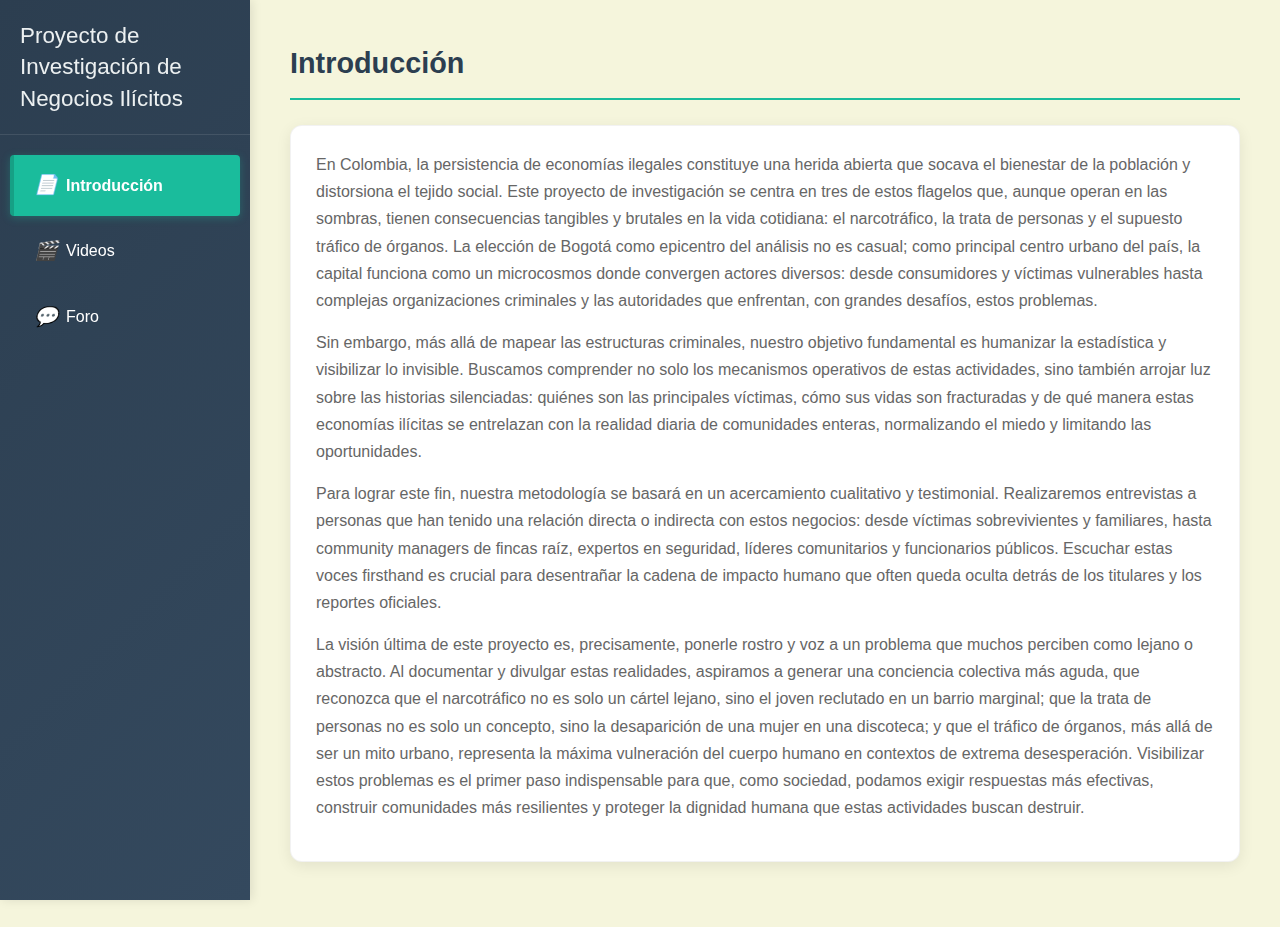
<file: index.html>
<!DOCTYPE html>
<html lang="es">
<head>
    <meta charset="UTF-8">
    <meta name="viewport" content="width=device-width, initial-scale=1.0">
    <title>Proyecto de Investigación de Negocios Ilícitos</title>
    <style>
        /* Reset y configuración general */
        * {
            margin: 0;
            padding: 0;
            box-sizing: border-box;
            font-family: 'Segoe UI', Tahoma, Geneva, Verdana, sans-serif;
        }

        /* Estilos del cuerpo */
        body {
            background-color: #F5F5DC; /* Beige */
            color: #333;
            display: flex;
            min-height: 100vh;
            line-height: 1.6;
        }

        /* ===== BARRA LATERAL ===== */
        .sidebar {
            width: 250px;
            background: linear-gradient(135deg, #2C3E50 0%, #34495E 100%);
            color: white;
            padding: 20px 0;
            height: 100vh;
            position: fixed;
            overflow-y: auto;
            box-shadow: 2px 0 10px rgba(0, 0, 0, 0.1);
            z-index: 1000;
        }

        .sidebar-header {
            padding: 0 20px 20px;
            border-bottom: 1px solid rgba(255, 255, 255, 0.1);
            margin-bottom: 20px;
        }

        .sidebar-header h1 {
            font-size: 1.4rem;
            font-weight: 500;
            line-height: 1.4;
            color: #ECF0F1;
        }

        .menu-item {
            padding: 15px 20px;
            display: flex;
            align-items: center;
            cursor: pointer;
            transition: all 0.3s ease;
            border-left: 4px solid transparent;
            margin: 5px 10px;
            border-radius: 4px;
        }

        .menu-item:hover {
            background-color: rgba(52, 73, 94, 0.8);
            border-left-color: #1ABC9C;
            transform: translateX(5px);
        }

        .menu-item.active {
            background-color: #1ABC9C;
            font-weight: bold;
            border-left-color: #16A085;
            box-shadow: 0 2px 8px rgba(26, 188, 156, 0.3);
        }

        .menu-item i {
            margin-right: 12px;
            font-size: 1.2rem;
            width: 20px;
            text-align: center;
        }

        /* ===== CONTENIDO PRINCIPAL ===== */
        .content {
            flex: 1;
            margin-left: 250px;
            padding: 40px;
            background-color: #F5F5DC;
            min-height: 100vh;
        }

        .section {
            display: none;
            animation: fadeIn 0.5s ease-in-out;
        }

        .section.active {
            display: block;
        }

        @keyframes fadeIn {
            from { 
                opacity: 0; 
                transform: translateY(20px);
            }
            to { 
                opacity: 1; 
                transform: translateY(0);
            }
        }

        /* ===== ENCABEZADOS ===== */
        h2 {
            margin-bottom: 25px;
            color: #2C3E50;
            border-bottom: 2px solid #1ABC9C;
            padding-bottom: 12px;
            font-weight: 600;
            font-size: 1.8rem;
        }

        h3 {
            color: #2C3E50;
            margin-bottom: 15px;
            font-weight: 600;
            font-size: 1.3rem;
        }

        /* ===== TARJETAS ===== */
        .card {
            background: white;
            border-radius: 12px;
            box-shadow: 0 4px 15px rgba(0, 0, 0, 0.08);
            padding: 25px;
            margin-bottom: 25px;
            transition: all 0.3s ease;
            border: 1px solid rgba(0, 0, 0, 0.05);
        }

        .card:hover {
            transform: translateY(-3px);
            box-shadow: 0 6px 20px rgba(0, 0, 0, 0.12);
        }

        .card p {
            color: #666;
            margin-bottom: 15px;
            line-height: 1.7;
        }

        /* ===== BOTONES ===== */
        .btn {
            background: linear-gradient(135deg, #1ABC9C 0%, #16A085 100%);
            color: white;
            border: none;
            padding: 12px 20px;
            border-radius: 6px;
            cursor: pointer;
            transition: all 0.3s ease;
            font-weight: 500;
            font-size: 0.95rem;
            box-shadow: 0 2px 8px rgba(26, 188, 156, 0.3);
        }

        .btn:hover {
            background: linear-gradient(135deg, #16A085 0%, #149174 100%);
            transform: translateY(-2px);
            box-shadow: 0 4px 12px rgba(26, 188, 156, 0.4);
        }

        .btn:active {
            transform: translateY(0);
        }

        /* ===== FORMULARIOS ===== */
        .form-group {
            margin-bottom: 20px;
        }

        .form-group label {
            display: block;
            margin-bottom: 8px;
            font-weight: 500;
            color: #2C3E50;
            font-size: 0.95rem;
        }

        .form-control {
            width: 100%;
            padding: 12px 15px;
            border: 2px solid #E8E8E8;
            border-radius: 6px;
            font-size: 1rem;
            transition: all 0.3s ease;
            background-color: #FAFAFA;
        }

        .form-control:focus {
            outline: none;
            border-color: #1ABC9C;
            background-color: white;
            box-shadow: 0 0 0 3px rgba(26, 188, 156, 0.1);
        }

        textarea.form-control {
            min-height: 150px;
            resize: vertical;
            line-height: 1.5;
        }

        /* ===== FORO ===== */
        .forum-post {
            background: white;
            border-radius: 12px;
            box-shadow: 0 3px 12px rgba(0, 0, 0, 0.08);
            padding: 25px;
            margin-bottom: 20px;
            transition: all 0.3s ease;
            border-left: 4px solid #1ABC9C;
        }

        .forum-post:hover {
            transform: translateX(5px);
            box-shadow: 0 5px 15px rgba(0, 0, 0, 0.1);
        }

        .post-header {
            display: flex;
            justify-content: space-between;
            margin-bottom: 12px;
            color: #7F8C8D;
            font-size: 0.85rem;
            font-weight: 500;
        }

        .post-content {
            line-height: 1.7;
            color: #2C3E50;
        }

        /* ===== ÁREA DE SUBIDA ===== */
        .upload-area {
            border: 2px dashed #1ABC9C;
            border-radius: 12px;
            padding: 35px 25px;
            text-align: center;
            margin-bottom: 25px;
            cursor: pointer;
            transition: all 0.3s ease;
            background-color: rgba(26, 188, 156, 0.05);
        }

        .upload-area:hover {
            background-color: rgba(26, 188, 156, 0.1);
            border-color: #16A085;
            transform: scale(1.02);
        }

        .upload-icon {
            font-size: 3.5rem;
            color: #1ABC9C;
            margin-bottom: 15px;
            transition: all 0.3s ease;
        }

        .upload-area:hover .upload-icon {
            transform: scale(1.1);
        }

        /* ===== VIDEOS ===== */
        .video-container {
            display: grid;
            grid-template-columns: repeat(auto-fill, minmax(320px, 1fr));
            gap: 25px;
            margin-top: 25px;
        }

        .video-item {
            background-color: white;
            border-radius: 12px;
            padding: 20px;
            box-shadow: 0 4px 15px rgba(0, 0, 0, 0.08);
            transition: all 0.3s ease;
            border: 1px solid rgba(0, 0, 0, 0.05);
        }

        .video-item:hover {
            transform: translateY(-5px);
            box-shadow: 0 8px 25px rgba(0, 0, 0, 0.12);
        }

        .video-item h3 {
            color: #2C3E50;
            margin-bottom: 12px;
            font-size: 1.2rem;
        }

        .video-placeholder {
            background: linear-gradient(135deg, #BDC3C7 0%, #95A5A6 100%);
            height: 200px;
            display: flex;
            align-items: center;
            justify-content: center;
            margin-bottom: 15px;
            border-radius: 8px;
            color: white;
            font-weight: 500;
            overflow: hidden;
            position: relative;
        }

        .video-placeholder iframe {
            border-radius: 8px;
            width: 100%;
            height: 100%;
            border: none;
        }

        .video-placeholder::before {
            content: '';
            position: absolute;
            top: 0;
            left: 0;
            right: 0;
            bottom: 0;
            background: rgba(0, 0, 0, 0.1);
            border-radius: 8px;
        }

        /* ===== PANEL DE ADMINISTRACIÓN ===== */
        .admin-panel {
            background-color: white;
            border-radius: 12px;
            padding: 25px;
            box-shadow: 0 4px 20px rgba(0, 0, 0, 0.1);
            margin-top: 30px;
            display: none;
            border: 2px solid #1ABC9C;
        }

        .admin-panel.active {
            display: block;
            animation: slideDown 0.4s ease-out;
        }

        @keyframes slideDown {
            from {
                opacity: 0;
                transform: translateY(-20px);
            }
            to {
                opacity: 1;
                transform: translateY(0);
            }
        }

        .admin-controls {
            display: flex;
            gap: 12px;
            margin-bottom: 25px;
            flex-wrap: wrap;
        }

        .admin-controls button {
            padding: 10px 18px;
            border: none;
            border-radius: 6px;
            cursor: pointer;
            font-weight: 500;
            transition: all 0.3s ease;
        }

        .delete-comment {
            background: linear-gradient(135deg, #E74C3C 0%, #C0392B 100%);
            color: white;
            box-shadow: 0 2px 8px rgba(231, 76, 60, 0.3);
        }

        .delete-comment:hover {
            background: linear-gradient(135deg, #C0392B 0%, #A93226 100%);
            transform: translateY(-2px);
            box-shadow: 0 4px 12px rgba(231, 76, 60, 0.4);
        }

        /* ===== FORMULARIO DE SUBIDA DE VIDEOS ===== */
        .video-upload-form {
            background-color: white;
            border-radius: 12px;
            padding: 25px;
            box-shadow: 0 4px 20px rgba(0, 0, 0, 0.1);
            margin-top: 25px;
            display: none;
            border: 2px dashed #1ABC9C;
            background-color: rgba(26, 188, 156, 0.03);
        }

        .video-upload-form.active {
            display: block;
            animation: slideUp 0.4s ease-out;
        }

        @keyframes slideUp {
            from {
                opacity: 0;
                transform: translateY(20px);
            }
            to {
                opacity: 1;
                transform: translateY(0);
            }
        }

        /* ===== RESPONSIVE ===== */
        @media (max-width: 1024px) {
            .video-container {
                grid-template-columns: repeat(auto-fill, minmax(280px, 1fr));
                gap: 20px;
            }
        }

        @media (max-width: 768px) {
            body {
                flex-direction: column;
            }
            
            .sidebar {
                width: 100%;
                height: auto;
                position: relative;
                padding: 15px 0;
            }
            
            .content {
                margin-left: 0;
                padding: 25px 20px;
            }
            
            .menu-item {
                margin: 3px 8px;
                padding: 12px 15px;
            }
            
            .video-container {
                grid-template-columns: 1fr;
                gap: 15px;
            }
            
            .admin-controls {
                flex-direction: column;
            }
            
            .admin-controls button {
                width: 100%;
            }
            
            h2 {
                font-size: 1.6rem;
            }
        }

        @media (max-width: 480px) {
            .content {
                padding: 20px 15px;
            }
            
            .card, .forum-post, .video-item {
                padding: 20px 15px;
            }
            
            .upload-area {
                padding: 25px 15px;
            }
            
            .upload-icon {
                font-size: 2.5rem;
            }
            
            h2 {
                font-size: 1.4rem;
            }
            
            h3 {
                font-size: 1.1rem;
            }
        }

        /* ===== ESTILOS PARA SCROLLBAR ===== */
        .sidebar::-webkit-scrollbar {
            width: 6px;
        }

        .sidebar::-webkit-scrollbar-track {
            background: rgba(255, 255, 255, 0.1);
        }

        .sidebar::-webkit-scrollbar-thumb {
            background: rgba(255, 255, 255, 0.3);
            border-radius: 3px;
        }

        .sidebar::-webkit-scrollbar-thumb:hover {
            background: rgba(255, 255, 255, 0.5);
        }

        /* ===== EFECTOS DE FOCO Y ACCESIBILIDAD ===== */
        button:focus,
        .menu-item:focus,
        .form-control:focus {
            outline: 2px solid #1ABC9C;
            outline-offset: 2px;
        }

        /* Estilos para el video destacado */
        .featured-video {
            background: white;
            border-radius: 12px;
            box-shadow: 0 4px 20px rgba(0, 0, 0, 0.1);
            padding: 30px;
            margin-bottom: 30px;
            border: 2px solid #1ABC9C;
        }

        .featured-video h3 {
            text-align: center;
            color: #2C3E50;
            margin-bottom: 20px;
            font-size: 1.5rem;
        }

        .featured-video .video-description {
            text-align: center;
            color: #666;
            margin-top: 15px;
            font-style: italic;
        }

        /* Estilos para enlaces de video alternativos */
        .video-link {
            display: inline-block;
            margin-top: 10px;
            color: #1ABC9C;
            text-decoration: none;
            font-weight: 500;
            transition: color 0.3s ease;
        }

        .video-link:hover {
            color: #16A085;
            text-decoration: underline;
        }
    </style>
</head>
<body>
    <!-- Barra lateral -->
    <div class="sidebar">
        <div class="sidebar-header">
            <h1>Proyecto de Investigación de Negocios Ilícitos</h1>
        </div>
        
        <div class="menu-item active" onclick="showSection('introduccion')">
            <i>📄</i> Introducción
        </div>
        <div class="menu-item" onclick="showSection('videos')">
            <i>🎬</i> Videos
        </div>
        <div class="menu-item" onclick="showSection('forum')">
            <i>💬</i> Foro
        </div>
    </div>
    
    <!-- Contenido principal -->
    <div class="content">
        <!-- Sección de Introducción -->
        <div id="introduccion" class="section active">
            <h2>Introducción</h2>
            
            <div class="card">
                <p>En Colombia, la persistencia de economías ilegales constituye una herida abierta que socava el bienestar de la población y distorsiona el tejido social. Este proyecto de investigación se centra en tres de estos flagelos que, aunque operan en las sombras, tienen consecuencias tangibles y brutales en la vida cotidiana: el narcotráfico, la trata de personas y el supuesto tráfico de órganos. La elección de Bogotá como epicentro del análisis no es casual; como principal centro urbano del país, la capital funciona como un microcosmos donde convergen actores diversos: desde consumidores y víctimas vulnerables hasta complejas organizaciones criminales y las autoridades que enfrentan, con grandes desafíos, estos problemas.</p>

                <p>Sin embargo, más allá de mapear las estructuras criminales, nuestro objetivo fundamental es humanizar la estadística y visibilizar lo invisible. Buscamos comprender no solo los mecanismos operativos de estas actividades, sino también arrojar luz sobre las historias silenciadas: quiénes son las principales víctimas, cómo sus vidas son fracturadas y de qué manera estas economías ilícitas se entrelazan con la realidad diaria de comunidades enteras, normalizando el miedo y limitando las oportunidades.</p>

                <p>Para lograr este fin, nuestra metodología se basará en un acercamiento cualitativo y testimonial. Realizaremos entrevistas a personas que han tenido una relación directa o indirecta con estos negocios: desde víctimas sobrevivientes y familiares, hasta community managers de fincas raíz, expertos en seguridad, líderes comunitarios y funcionarios públicos. Escuchar estas voces firsthand es crucial para desentrañar la cadena de impacto humano que often queda oculta detrás de los titulares y los reportes oficiales.</p>

                <p>La visión última de este proyecto es, precisamente, ponerle rostro y voz a un problema que muchos perciben como lejano o abstracto. Al documentar y divulgar estas realidades, aspiramos a generar una conciencia colectiva más aguda, que reconozca que el narcotráfico no es solo un cártel lejano, sino el joven reclutado en un barrio marginal; que la trata de personas no es solo un concepto, sino la desaparición de una mujer en una discoteca; y que el tráfico de órganos, más allá de ser un mito urbano, representa la máxima vulneración del cuerpo humano en contextos de extrema desesperación. Visibilizar estos problemas es el primer paso indispensable para que, como sociedad, podamos exigir respuestas más efectivas, construir comunidades más resilientes y proteger la dignidad humana que estas actividades buscan destruir.</p>
            </div>
        </div>
        
        <!-- Sección de Videos -->
        <div id="videos" class="section">
            <h2>Videos de Investigación</h2>
            
            <!-- Video destacado del proyecto final -->
            <div class="featured-video">
                <h3>Video Proyecto final</h3>
                <div class="video-placeholder">
                    <iframe 
                        src="https://www.youtube.com/embed/zauv3vRR0cY?rel=0&modestbranding=1"
                        frameborder="0" 
                        allow="accelerometer; autoplay; clipboard-write; encrypted-media; gyroscope; picture-in-picture" 
                        allowfullscreen
                        loading="lazy">
                    </iframe>
                </div>
                <p class="video-description">Video final recopilatorio</p>
                <a href="https://youtu.be/zauv3vRR0cY" class="video-link" target="_blank">Ver en YouTube ↗</a>
            </div>
            
            <div class="video-container" id="videos-list">
                <!-- Los videos se cargarán aquí dinámicamente -->
            </div>
            
            <!-- Área de subida de videos (solo visible para administrador) -->
            <div class="video-upload-form" id="video-upload-form">
                <h3>Subir Nuevo Video</h3>
                <div class="form-group">
                    <label>Título del Video</label>
                    <input type="text" class="form-control" id="video-title" placeholder="Título del video">
                </div>
                <div class="form-group">
                    <label>Descripción</label>
                    <textarea class="form-control" id="video-description" placeholder="Descripción del video"></textarea>
                </div>
                <div class="form-group">
                    <label>URL del Video (YouTube)</label>
                    <input type="text" class="form-control" id="video-url" placeholder="https://www.youtube.com/watch?v=...">
                    <small style="color: #666;">Pega el enlace completo de YouTube</small>
                </div>
                <button class="btn" id="submit-video">Subir Video</button>
            </div>
            
            <!-- Botón para mostrar formulario de subida (solo admin) -->
            <div id="upload-video-btn" style="display: none; margin-top: 20px;">
                <button class="btn" onclick="toggleVideoUpload()">➕ Subir Nuevo Video</button>
            </div>
        </div>
        
        <!-- Sección de Foro -->
        <div id="forum" class="section">
            <h2>Foro de Discusión Anónima</h2>
            
            <div class="card">
                <h3>Nueva Publicación</h3>
                <div class="form-group">
                    <label>Título</label>
                    <input type="text" class="form-control" id="comment-title" placeholder="Título de tu publicación">
                </div>
                <div class="form-group">
                    <label>Mensaje</label>
                    <textarea class="form-control" id="comment-text" placeholder="Escribe tu opinión o comentario aquí..."></textarea>
                </div>
                <button class="btn" id="submit-comment">Publicar Anónimamente</button>
            </div>
            
            <h3 style="margin-top: 30px;">Publicaciones Recientes</h3>
            
            <div id="comments-list">
                <!-- Los comentarios se cargarán aquí -->
            </div>
        </div>
        
        <!-- Panel de administración (solo visible para el administrador) -->
        <div class="admin-panel" id="admin-panel">
            <h2>Panel de Administración</h2>
            <div class="admin-controls">
                <button id="toggle-admin" class="btn">Ocultar Panel</button>
                <button id="clear-comments" class="delete-comment">Eliminar Todos los Comentarios</button>
            </div>
            <div id="admin-comments-list">
                <!-- Lista de comentarios para administrar -->
            </div>
        </div>
    </div>

    <script>
        // Verificar si es administrador
        function isAdmin() {
            return window.location.hostname === 'localhost' || window.location.hostname === '127.0.0.1';
        }

        // Navegación entre secciones
        function showSection(sectionId) {
            document.querySelectorAll('.section').forEach(section => {
                section.classList.remove('active');
            });
            document.getElementById(sectionId).classList.add('active');
            
            document.querySelectorAll('.menu-item').forEach(item => {
                item.classList.remove('active');
            });
            event.currentTarget.classList.add('active');
        }

        // Sistema de comentarios y videos
        let comments = JSON.parse(localStorage.getItem('forumComments')) || [];
        
        // Comentarios iniciales del foro
        const initialComments = [
            {
                title: "Expendio",
                text: "Parce yo comencé en el negocio porque literal no había de otra. En mi casa no alcanzaba ni pa la comida y los parceros me dijeron que mover era lo más fácil. Arranqué con dos bolsitas y después ya tenía varios puntos. Me llené de plata ropa moto todo. Pero eso es un mundo que lo envuelve a uno feo. Un día me tocó escoger entre tumbar a un man o que me tumbaran a mi. Ahí entendí que eso no es vida, me fui saliendo como pude. Hoy vivo escondido porque sé que en cualquier momento me pueden cobrar.",
                date: "21/11/2024, 11:17:47 p. m."
            },
            {
                title: "Hurto",
                text: "A mi me robaron saliendo del trabajo parce. Iba tranquila y de la nada salieron dos chinos en moto, me encañonaron y me dijeron que entregara el cel. Yo no me moví rápido y el man me dio un puñetazo en la cara. Les entregué todo, hasta la lonchera. Lo peor no fue perder las cosas, fue quedarme con ese miedo que no se quita.",
                date: "21/11/2024, 11:18:21 p. m."
            },
            {
                title: "Secuestro",
                text: "Yo vi como se llevaron a la niña del barrio. Un carro blanco polarizado. Ella se subió porque una vieja le dijo que era pa un trabajo en otra ciudad. A los días la mamá la empezó a buscar y nadie sabía nada. Yo no dije nada al principio por miedo pero con el tiempo conté lo que había visto. Hasta hoy no sabemos dónde está.",
                date: "21/11/2024, 11:18:55 p. m."
            },
            {
                title: "Robo",
                text: "Cuando era pelao me la pasaba levante que levante. Carteras celulares lo que saliera. Yo era rápido y nunca me cogían. Pero un día intenté robar a un señor mayor y el man se cayó, se pegó fuerte y quedó tirado. No sé si murió. Ese día dejé todo. Desde ahí cargo con esa culpa.",
                date: "21/11/2024, 11:19:30 p. m."
            },
            {
                title: "Varios guiros",
                text: "Mi novio era el duro en una esquina. Yo sabía que eso estaba mal pero él me trataba bien. Un día llegaron unos manes de otro combo y lo bajaron. Me tocó irme del barrio sin tener nada que ver. Desde ahí no quiero saber nada de esa vida.",
                date: "21/11/2024, 11:20:15 p. m."
            },
            {
                title: "Trata de P.",
                text: "Me prometieron trabajo de mesera en Medellín y terminé encerrada en una casa sin poder salir atendiendo tipos que no quiero recordar. Éramos como ocho mujeres. Una noche logré escapar porque dejaron abierta la ventana del baño. No he podido denunciar pero si puedo decir que una promesa bonita puede esconder el infierno.",
                date: "21/11/2024, 11:21:05 p. m."
            },
            {
                title: "Hurto mano armada",
                text: "Una vez en un bus vi como le robaron el celular a un muchacho que estaba escuchando música. El ladrón fue tan rápido que nadie alcanzó a reaccionar. Lo triste fue ver al joven llorando porque ese celular era lo que usaba pa estudiar. Desde ese día ando más pendiente de todo.",
                date: "21/11/2024, 11:22:10 p. m."
            },
            {
                title: "Trata",
                text: "Cuando tenía 17 una mujer se me acercó con una oferta de modelaje. Todo sonó perfecto viajes ropa plata. Cuando llegué al lugar entendí que no era eso. Alcancé a escaparme porque mi familia sospechó y me siguió. Desde ese día no confío tan fácil.",
                date: "21/11/2024, 11:23:25 p. m."
            },
            {
                title: "Expendio",
                text: "Mi primo trabajaba repartiendo cajas. Parecía normal hasta que un día lo detuvieron porque sin saber llevaba droga adentro. El solo era empleado pero igual terminó pagando cárcel. A veces uno cree que eso nunca le va a pasar hasta que le pasa cerquita.",
                date: "21/11/2024, 11:24:40 p. m."
            },
            {
                title: "Robo",
                text: "Me robaron mi bicicleta, la que usaba pa ir a estudiar. Yo la dejé parqueada cinco minutos y desapareció. Uno no entiende lo que valen las cosas hasta que se las quitan. Era solo una bici pero también era mi libertad.",
                date: "21/11/2024, 11:25:55 p. m."
            },
            {
                title: "Microtráfico",
                text: "Fui parte de un grupo que transportaba cosas ilegales. Yo decía que no era nada malo porque pagaban bien y necesitaba para mi hija. Pero con el tiempo vi que estaba arriesgando mi vida y dejando un ejemplo muy malo. Dejé esa vida y ahora trabajo en obra. No es fácil pero duermo más tranquilo.",
                date: "21/11/2024, 11:27:10 p. m."
            },
            {
                title: "Drogas expendio",
                text: "Yo vivía en una zona pesada allá por el centro por esos lados de pagadiarios. Mamá tenía otros dos pelaitos y casi siempre tocaba aguantar hambre porque mi papá se la pasaba era tomando. Ese man llegaba a hacer daño y yo ni se como ni cuando me empezó a pegarle a la cucha. Yo le cogí rencor a ese man porque ella no le hacía nada y él la trataba horrible. Pero un día simplemente no volvió y ya ahí me tocó abrir los ojos porque en la casa no había quien ayudara y yo era el mayor. Empecé a mirar la vuelta en el barrio y sabía que por ahí se movía harta plata, pero era plata maldita que se va rápida y dañaba la cabeza. Yo al principio solo hacía mandados, llevar cosas recoger plata sin saber bien qué era. Ya después me fui metiendo más y más porque la necesidad jala. Esa vida es acelerada y dura. Uno no descansa nunca, siempre pendiente, siempre asustado. Si llega plata llega feo y se va más rápido aún. Uno se siente grande pero en verdad no es nada. Terminé cayendo varias veces y también salí por vencimiento de términos un día que la ley no hizo bien el proceso. Pero eso no es suerte, eso es advertencia de que ya estoy muy hondo. Si algo puedo decirles es que si se van a meter a eso la piensen bien. No voy a decirles que no lo hagan porque cada quien hace con su vida lo que quiera. Pero sean responsables. Sepan que cuando uno entra ahí la familia ya no vale nada y en cualquier momento se la pueden matar por culpa de uno o por lo que otro invente. Esa vida no es vida. Yo perdí amigos familia infancia tiempo. Y aunque sigo aquí, aún no salgo del todo de esa sombra. Pero intento buscar otra manera de vivir. Si mi historia sirve pa algo, ojalá sea pa que otro no la repita.",
                date: "21/11/2024, 11:30:00 p. m."
            }
        ];

        // Videos iniciales con URLs corregidas
        let videos = JSON.parse(localStorage.getItem('researchVideos')) || [
            {
                title: "Análisis del narcotráfico en Colombia",
                description: "Entrevista a alguien que estuvo en el mundo de los negocios ilícitos.",
                url: "https://www.youtube.com/embed/ICI7FlSgaQA?rel=0"
            },
            {
                title: "Análisis del Narcotráfico en Colombia",
                description: "Documental sobre el impacto del narcotráfico en la sociedad colombiana y su relación con las economías ilícitas.",
                url: "https://www.youtube.com/embed/Mn-HulnAj9A?rel=0"
            },
            {
                title: "Trata de Personas en América Latina",
                description: "Investigación sobre las redes de trata de personas y su operación en contextos urbanos como Bogotá.",
                url: "https://www.youtube.com/embed/QSRrAXALmMU?rel=0"
            }
        ];

        // Inicializar comentarios si no existen
        if (comments.length === 0) {
            comments = initialComments;
            localStorage.setItem('forumComments', JSON.stringify(comments));
        }

        function renderComments() {
            const commentsList = document.getElementById('comments-list');
            const adminCommentsList = document.getElementById('admin-comments-list');
            
            commentsList.innerHTML = '';
            adminCommentsList.innerHTML = '';
            
            if (comments.length === 0) {
                commentsList.innerHTML = '<div class="forum-post"><p>No hay comentarios aún. Sé el primero en comentar.</p></div>';
                adminCommentsList.innerHTML = '<p>No hay comentarios para administrar.</p>';
                return;
            }
            
            comments.forEach((comment, index) => {
                const commentElement = document.createElement('div');
                commentElement.className = 'forum-post';
                commentElement.innerHTML = `
                    <div class="post-header">
                        <span>Anónimo</span>
                        <span>${comment.date}</span>
                    </div>
                    <h3>${comment.title}</h3>
                    <div class="post-content">
                        <p>${comment.text}</p>
                    </div>
                `;
                commentsList.appendChild(commentElement);
                
                const adminCommentElement = document.createElement('div');
                adminCommentElement.className = 'forum-post';
                adminCommentElement.innerHTML = `
                    <div class="post-header">
                        <span>Anónimo</span>
                        <span>${comment.date}</span>
                    </div>
                    <h3>${comment.title}</h3>
                    <div class="post-content">
                        <p>${comment.text}</p>
                    </div>
                    <button class="delete-comment" data-index="${index}">Eliminar</button>
                `;
                adminCommentsList.appendChild(adminCommentElement);
            });
            
            document.querySelectorAll('.delete-comment[data-index]').forEach(button => {
                button.addEventListener('click', function() {
                    const index = parseInt(this.getAttribute('data-index'));
                    deleteComment(index);
                });
            });
        }

        function renderVideos() {
            const videosList = document.getElementById('videos-list');
            videosList.innerHTML = '';
            
            if (videos.length === 0) {
                videosList.innerHTML = '<p>No hay videos disponibles.</p>';
                return;
            }
            
            videos.forEach((video, index) => {
                const videoElement = document.createElement('div');
                videoElement.className = 'video-item';
                
                let videoContent;
                if (video.url && video.url.includes('youtube.com/embed/')) {
                    videoContent = `
                        <div class="video-placeholder">
                            <iframe 
                                src="${video.url}" 
                                frameborder="0" 
                                allow="accelerometer; autoplay; clipboard-write; encrypted-media; gyroscope; picture-in-picture" 
                                allowfullscreen
                                loading="lazy">
                            </iframe>
                        </div>
                        <a href="${video.url.replace('embed/', 'watch?v=')}" class="video-link" target="_blank">Ver en YouTube ↗</a>
                    `;
                } else {
                    videoContent = `
                        <div class="video-placeholder">
                            <p>Video no disponible o enlace incorrecto</p>
                        </div>
                    `;
                }
                
                videoElement.innerHTML = `
                    <h3>${video.title}</h3>
                    ${videoContent}
                    <p>${video.description}</p>
                    ${isAdmin() ? `<button class="delete-comment" onclick="deleteVideo(${index})">Eliminar Video</button>` : ''}
                `;
                videosList.appendChild(videoElement);
            });
        }

        function addComment(title, text) {
            if (!text.trim()) return;
            
            const newComment = {
                title: title || "Sin título",
                text: text,
                date: new Date().toLocaleString('es-CO')
            };
            
            comments.push(newComment);
            localStorage.setItem('forumComments', JSON.stringify(comments));
            renderComments();
        }

        function addVideo(title, description, url) {
            if (!title.trim()) return;
            
            // Conversión mejorada de URL de YouTube
            let embedUrl = url;
            if (url.includes('youtube.com/watch?v=')) {
                const videoId = url.split('v=')[1].split('&')[0];
                embedUrl = `https://www.youtube.com/embed/${videoId}?rel=0&modestbranding=1`;
            } else if (url.includes('youtu.be/')) {
                const videoId = url.split('youtu.be/')[1].split('?')[0];
                embedUrl = `https://www.youtube.com/embed/${videoId}?rel=0&modestbranding=1`;
            } else if (!url.includes('youtube.com/embed/')) {
                alert('Por favor, usa un enlace válido de YouTube');
                return;
            }
            
            const newVideo = {
                title: title,
                description: description,
                url: embedUrl,
                date: new Date().toLocaleString('es-CO')
            };
            
            videos.push(newVideo);
            localStorage.setItem('researchVideos', JSON.stringify(videos));
            renderVideos();
            toggleVideoUpload();
        }

        function deleteComment(index) {
            comments.splice(index, 1);
            localStorage.setItem('forumComments', JSON.stringify(comments));
            renderComments();
        }

        function deleteVideo(index) {
            videos.splice(index, 1);
            localStorage.setItem('researchVideos', JSON.stringify(videos));
            renderVideos();
        }

        function clearAllComments() {
            if (confirm('¿Estás seguro de que quieres eliminar todos los comentarios?')) {
                comments = [];
                localStorage.setItem('forumComments', JSON.stringify(comments));
                renderComments();
            }
        }

        function toggleVideoUpload() {
            const form = document.getElementById('video-upload-form');
            if (form.classList.contains('active')) {
                form.classList.remove('active');
            } else {
                form.classList.add('active');
            }
        }

        // Event listeners
        document.getElementById('submit-comment').addEventListener('click', function() {
            const title = document.getElementById('comment-title').value;
            const text = document.getElementById('comment-text').value;
            addComment(title, text);
            document.getElementById('comment-title').value = '';
            document.getElementById('comment-text').value = '';
        });

        document.getElementById('submit-video').addEventListener('click', function() {
            const title = document.getElementById('video-title').value;
            const description = document.getElementById('video-description').value;
            const url = document.getElementById('video-url').value;
            addVideo(title, description, url);
            document.getElementById('video-title').value = '';
            document.getElementById('video-description').value = '';
            document.getElementById('video-url').value = '';
        });

        document.getElementById('clear-comments').addEventListener('click', clearAllComments);

        // Panel de administración
        const adminPanel = document.getElementById('admin-panel');
        const toggleAdminBtn = document.getElementById('toggle-admin');
        const uploadVideoBtn = document.getElementById('upload-video-btn');

        function toggleAdminPanel() {
            if (adminPanel.classList.contains('active')) {
                adminPanel.classList.remove('active');
                toggleAdminBtn.textContent = 'Mostrar Panel de Administración';
            } else {
                adminPanel.classList.add('active');
                toggleAdminBtn.textContent = 'Ocultar Panel';
            }
        }

        if (isAdmin()) {
            toggleAdminBtn.style.display = 'block';
            uploadVideoBtn.style.display = 'block';
            toggleAdminBtn.addEventListener('click', toggleAdminPanel);
        } else {
            toggleAdminBtn.style.display = 'none';
            uploadVideoBtn.style.display = 'none';
            adminPanel.style.display = 'none';
        }

        // Cargar contenido al iniciar
        renderComments();
        renderVideos();
    </script>
</body>
</html>
</file>
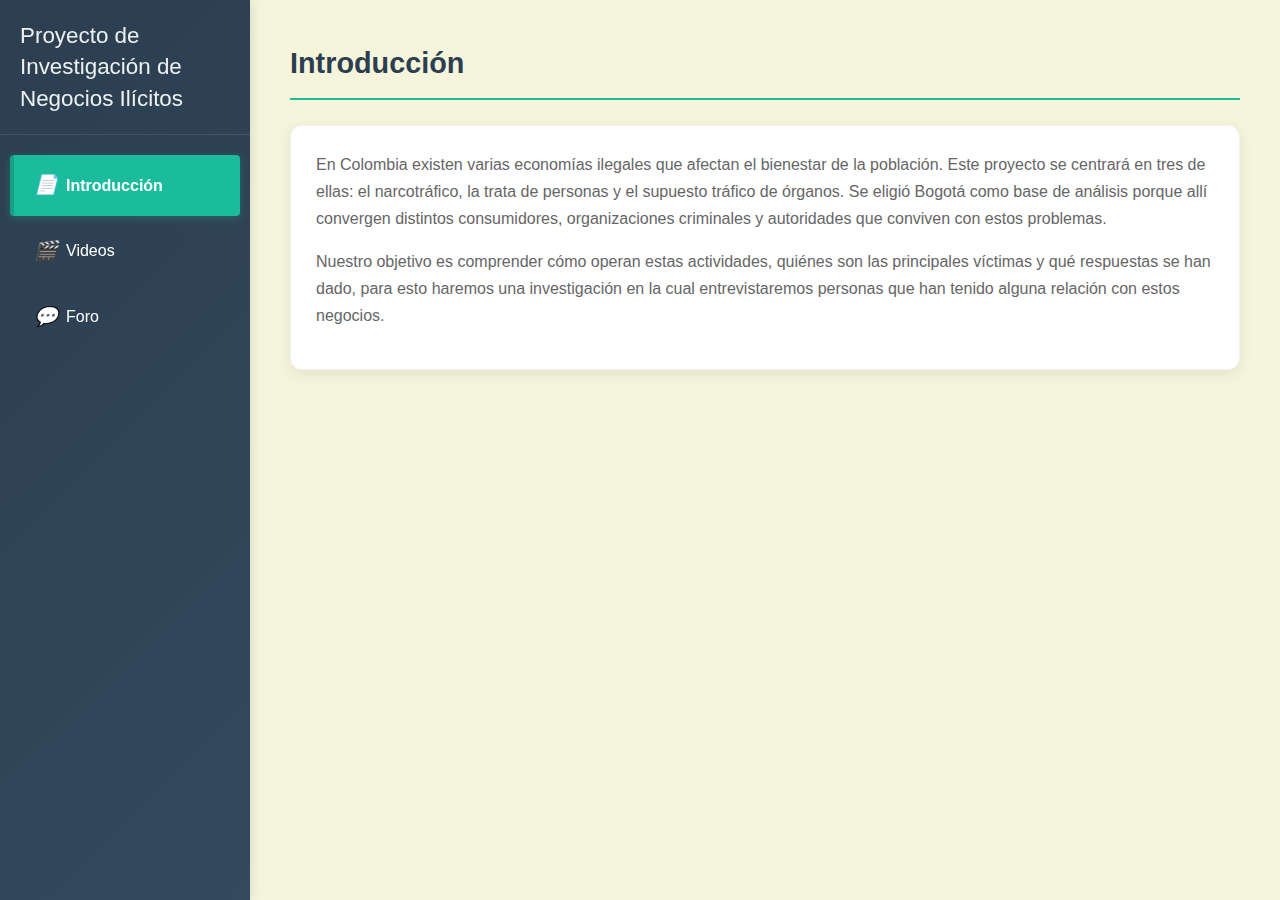
<file: Pag.html>
<!DOCTYPE html>
<html lang="es">
<head>
    <meta charset="UTF-8">
    <meta name="viewport" content="width=device-width, initial-scale=1.0">
    <title>Proyecto de Investigación de Negocios Ilícitos</title>
    <style>
        /* Reset y configuración general */
        * {
            margin: 0;
            padding: 0;
            box-sizing: border-box;
            font-family: 'Segoe UI', Tahoma, Geneva, Verdana, sans-serif;
        }

        /* Estilos del cuerpo */
        body {
            background-color: #F5F5DC; /* Beige */
            color: #333;
            display: flex;
            min-height: 100vh;
            line-height: 1.6;
        }

        /* ===== BARRA LATERAL ===== */
        .sidebar {
            width: 250px;
            background: linear-gradient(135deg, #2C3E50 0%, #34495E 100%);
            color: white;
            padding: 20px 0;
            height: 100vh;
            position: fixed;
            overflow-y: auto;
            box-shadow: 2px 0 10px rgba(0, 0, 0, 0.1);
            z-index: 1000;
        }

        .sidebar-header {
            padding: 0 20px 20px;
            border-bottom: 1px solid rgba(255, 255, 255, 0.1);
            margin-bottom: 20px;
        }

        .sidebar-header h1 {
            font-size: 1.4rem;
            font-weight: 500;
            line-height: 1.4;
            color: #ECF0F1;
        }

        .menu-item {
            padding: 15px 20px;
            display: flex;
            align-items: center;
            cursor: pointer;
            transition: all 0.3s ease;
            border-left: 4px solid transparent;
            margin: 5px 10px;
            border-radius: 4px;
        }

        .menu-item:hover {
            background-color: rgba(52, 73, 94, 0.8);
            border-left-color: #1ABC9C;
            transform: translateX(5px);
        }

        .menu-item.active {
            background-color: #1ABC9C;
            font-weight: bold;
            border-left-color: #16A085;
            box-shadow: 0 2px 8px rgba(26, 188, 156, 0.3);
        }

        .menu-item i {
            margin-right: 12px;
            font-size: 1.2rem;
            width: 20px;
            text-align: center;
        }

        /* ===== CONTENIDO PRINCIPAL ===== */
        .content {
            flex: 1;
            margin-left: 250px;
            padding: 40px;
            background-color: #F5F5DC;
            min-height: 100vh;
        }

        .section {
            display: none;
            animation: fadeIn 0.5s ease-in-out;
        }

        .section.active {
            display: block;
        }

        @keyframes fadeIn {
            from { 
                opacity: 0; 
                transform: translateY(20px);
            }
            to { 
                opacity: 1; 
                transform: translateY(0);
            }
        }

        /* ===== ENCABEZADOS ===== */
        h2 {
            margin-bottom: 25px;
            color: #2C3E50;
            border-bottom: 2px solid #1ABC9C;
            padding-bottom: 12px;
            font-weight: 600;
            font-size: 1.8rem;
        }

        h3 {
            color: #2C3E50;
            margin-bottom: 15px;
            font-weight: 600;
            font-size: 1.3rem;
        }

        /* ===== TARJETAS ===== */
        .card {
            background: white;
            border-radius: 12px;
            box-shadow: 0 4px 15px rgba(0, 0, 0, 0.08);
            padding: 25px;
            margin-bottom: 25px;
            transition: all 0.3s ease;
            border: 1px solid rgba(0, 0, 0, 0.05);
        }

        .card:hover {
            transform: translateY(-3px);
            box-shadow: 0 6px 20px rgba(0, 0, 0, 0.12);
        }

        .card p {
            color: #666;
            margin-bottom: 15px;
            line-height: 1.7;
        }

        /* ===== BOTONES ===== */
        .btn {
            background: linear-gradient(135deg, #1ABC9C 0%, #16A085 100%);
            color: white;
            border: none;
            padding: 12px 20px;
            border-radius: 6px;
            cursor: pointer;
            transition: all 0.3s ease;
            font-weight: 500;
            font-size: 0.95rem;
            box-shadow: 0 2px 8px rgba(26, 188, 156, 0.3);
        }

        .btn:hover {
            background: linear-gradient(135deg, #16A085 0%, #149174 100%);
            transform: translateY(-2px);
            box-shadow: 0 4px 12px rgba(26, 188, 156, 0.4);
        }

        .btn:active {
            transform: translateY(0);
        }

        /* ===== FORMULARIOS ===== */
        .form-group {
            margin-bottom: 20px;
        }

        .form-group label {
            display: block;
            margin-bottom: 8px;
            font-weight: 500;
            color: #2C3E50;
            font-size: 0.95rem;
        }

        .form-control {
            width: 100%;
            padding: 12px 15px;
            border: 2px solid #E8E8E8;
            border-radius: 6px;
            font-size: 1rem;
            transition: all 0.3s ease;
            background-color: #FAFAFA;
        }

        .form-control:focus {
            outline: none;
            border-color: #1ABC9C;
            background-color: white;
            box-shadow: 0 0 0 3px rgba(26, 188, 156, 0.1);
        }

        textarea.form-control {
            min-height: 150px;
            resize: vertical;
            line-height: 1.5;
        }

        /* ===== FORO ===== */
        .forum-post {
            background: white;
            border-radius: 12px;
            box-shadow: 0 3px 12px rgba(0, 0, 0, 0.08);
            padding: 25px;
            margin-bottom: 20px;
            transition: all 0.3s ease;
            border-left: 4px solid #1ABC9C;
        }

        .forum-post:hover {
            transform: translateX(5px);
            box-shadow: 0 5px 15px rgba(0, 0, 0, 0.1);
        }

        .post-header {
            display: flex;
            justify-content: space-between;
            margin-bottom: 12px;
            color: #7F8C8D;
            font-size: 0.85rem;
            font-weight: 500;
        }

        .post-content {
            line-height: 1.7;
            color: #2C3E50;
        }

        /* ===== ÁREA DE SUBIDA ===== */
        .upload-area {
            border: 2px dashed #1ABC9C;
            border-radius: 12px;
            padding: 35px 25px;
            text-align: center;
            margin-bottom: 25px;
            cursor: pointer;
            transition: all 0.3s ease;
            background-color: rgba(26, 188, 156, 0.05);
        }

        .upload-area:hover {
            background-color: rgba(26, 188, 156, 0.1);
            border-color: #16A085;
            transform: scale(1.02);
        }

        .upload-icon {
            font-size: 3.5rem;
            color: #1ABC9C;
            margin-bottom: 15px;
            transition: all 0.3s ease;
        }

        .upload-area:hover .upload-icon {
            transform: scale(1.1);
        }

        /* ===== VIDEOS ===== */
        .video-container {
            display: grid;
            grid-template-columns: repeat(auto-fill, minmax(320px, 1fr));
            gap: 25px;
            margin-top: 25px;
        }

        .video-item {
            background-color: white;
            border-radius: 12px;
            padding: 20px;
            box-shadow: 0 4px 15px rgba(0, 0, 0, 0.08);
            transition: all 0.3s ease;
            border: 1px solid rgba(0, 0, 0, 0.05);
        }

        .video-item:hover {
            transform: translateY(-5px);
            box-shadow: 0 8px 25px rgba(0, 0, 0, 0.12);
        }

        .video-item h3 {
            color: #2C3E50;
            margin-bottom: 12px;
            font-size: 1.2rem;
        }

        .video-placeholder {
            background: linear-gradient(135deg, #BDC3C7 0%, #95A5A6 100%);
            height: 200px;
            display: flex;
            align-items: center;
            justify-content: center;
            margin-bottom: 15px;
            border-radius: 8px;
            color: white;
            font-weight: 500;
            overflow: hidden;
            position: relative;
        }

        .video-placeholder iframe {
            border-radius: 8px;
            width: 100%;
            height: 100%;
        }

        .video-placeholder::before {
            content: '';
            position: absolute;
            top: 0;
            left: 0;
            right: 0;
            bottom: 0;
            background: rgba(0, 0, 0, 0.1);
            border-radius: 8px;
        }

        /* ===== PANEL DE ADMINISTRACIÓN ===== */
        .admin-panel {
            background-color: white;
            border-radius: 12px;
            padding: 25px;
            box-shadow: 0 4px 20px rgba(0, 0, 0, 0.1);
            margin-top: 30px;
            display: none;
            border: 2px solid #1ABC9C;
        }

        .admin-panel.active {
            display: block;
            animation: slideDown 0.4s ease-out;
        }

        @keyframes slideDown {
            from {
                opacity: 0;
                transform: translateY(-20px);
            }
            to {
                opacity: 1;
                transform: translateY(0);
            }
        }

        .admin-controls {
            display: flex;
            gap: 12px;
            margin-bottom: 25px;
            flex-wrap: wrap;
        }

        .admin-controls button {
            padding: 10px 18px;
            border: none;
            border-radius: 6px;
            cursor: pointer;
            font-weight: 500;
            transition: all 0.3s ease;
        }

        .delete-comment {
            background: linear-gradient(135deg, #E74C3C 0%, #C0392B 100%);
            color: white;
            box-shadow: 0 2px 8px rgba(231, 76, 60, 0.3);
        }

        .delete-comment:hover {
            background: linear-gradient(135deg, #C0392B 0%, #A93226 100%);
            transform: translateY(-2px);
            box-shadow: 0 4px 12px rgba(231, 76, 60, 0.4);
        }

        /* ===== FORMULARIO DE SUBIDA DE VIDEOS ===== */
        .video-upload-form {
            background-color: white;
            border-radius: 12px;
            padding: 25px;
            box-shadow: 0 4px 20px rgba(0, 0, 0, 0.1);
            margin-top: 25px;
            display: none;
            border: 2px dashed #1ABC9C;
            background-color: rgba(26, 188, 156, 0.03);
        }

        .video-upload-form.active {
            display: block;
            animation: slideUp 0.4s ease-out;
        }

        @keyframes slideUp {
            from {
                opacity: 0;
                transform: translateY(20px);
            }
            to {
                opacity: 1;
                transform: translateY(0);
            }
        }

        /* ===== RESPONSIVE ===== */
        @media (max-width: 1024px) {
            .video-container {
                grid-template-columns: repeat(auto-fill, minmax(280px, 1fr));
                gap: 20px;
            }
        }

        @media (max-width: 768px) {
            body {
                flex-direction: column;
            }
            
            .sidebar {
                width: 100%;
                height: auto;
                position: relative;
                padding: 15px 0;
            }
            
            .content {
                margin-left: 0;
                padding: 25px 20px;
            }
            
            .menu-item {
                margin: 3px 8px;
                padding: 12px 15px;
            }
            
            .video-container {
                grid-template-columns: 1fr;
                gap: 15px;
            }
            
            .admin-controls {
                flex-direction: column;
            }
            
            .admin-controls button {
                width: 100%;
            }
            
            h2 {
                font-size: 1.6rem;
            }
        }

        @media (max-width: 480px) {
            .content {
                padding: 20px 15px;
            }
            
            .card, .forum-post, .video-item {
                padding: 20px 15px;
            }
            
            .upload-area {
                padding: 25px 15px;
            }
            
            .upload-icon {
                font-size: 2.5rem;
            }
            
            h2 {
                font-size: 1.4rem;
            }
            
            h3 {
                font-size: 1.1rem;
            }
        }

        /* ===== ESTILOS PARA SCROLLBAR ===== */
        .sidebar::-webkit-scrollbar {
            width: 6px;
        }

        .sidebar::-webkit-scrollbar-track {
            background: rgba(255, 255, 255, 0.1);
        }

        .sidebar::-webkit-scrollbar-thumb {
            background: rgba(255, 255, 255, 0.3);
            border-radius: 3px;
        }

        .sidebar::-webkit-scrollbar-thumb:hover {
            background: rgba(255, 255, 255, 0.5);
        }

        /* ===== EFECTOS DE FOCO Y ACCESIBILIDAD ===== */
        button:focus,
        .menu-item:focus,
        .form-control:focus {
            outline: 2px solid #1ABC9C;
            outline-offset: 2px;
        }
    </style>
</head>
<body>
    <!-- Barra lateral -->
    <div class="sidebar">
        <div class="sidebar-header">
            <h1>Proyecto de Investigación de Negocios Ilícitos</h1>
        </div>
        
        <div class="menu-item active" onclick="showSection('introduccion')">
            <i>📄</i> Introducción
        </div>
        <div class="menu-item" onclick="showSection('videos')">
            <i>🎬</i> Videos
        </div>
        <div class="menu-item" onclick="showSection('forum')">
            <i>💬</i> Foro
        </div>
    </div>
    
    <!-- Contenido principal -->
    <div class="content">
        <!-- Sección de Introducción -->
        <div id="introduccion" class="section active">
            <h2>Introducción</h2>
            
            <div class="card">
                <p>En Colombia existen varias economías ilegales que afectan el bienestar de la población. Este proyecto se centrará en tres de ellas: el narcotráfico, la trata de personas y el supuesto tráfico de órganos. Se eligió Bogotá como base de análisis porque allí convergen distintos consumidores, organizaciones criminales y autoridades que conviven con estos problemas.</p>
                <p>Nuestro objetivo es comprender cómo operan estas actividades, quiénes son las principales víctimas y qué respuestas se han dado, para esto haremos una investigación en la cual entrevistaremos personas que han tenido alguna relación con estos negocios.</p>
            </div>
        </div>
        
        <!-- Sección de Videos -->
        <div id="videos" class="section">
            <h2>Videos de Investigación</h2>
            
            <div class="video-container" id="videos-list">
                <!-- Los videos se cargarán aquí dinámicamente -->
            </div>
            
            <!-- Área de subida de videos (solo visible para administrador) -->
            <div class="video-upload-form" id="video-upload-form">
                <h3>Subir Nuevo Video</h3>
                <div class="form-group">
                    <label>Título del Video</label>
                    <input type="text" class="form-control" id="video-title" placeholder="Título del video">
                </div>
                <div class="form-group">
                    <label>Descripción</label>
                    <textarea class="form-control" id="video-description" placeholder="Descripción del video"></textarea>
                </div>
                <div class="form-group">
                    <label>URL del Video (YouTube, Vimeo, etc.)</label>
                    <input type="text" class="form-control" id="video-url" placeholder="https://...">
                </div>
                <button class="btn" id="submit-video">Subir Video</button>
            </div>
            
            <!-- Botón para mostrar formulario de subida (solo admin) -->
            <div id="upload-video-btn" style="display: none; margin-top: 20px;">
                <button class="btn" onclick="toggleVideoUpload()">➕ Subir Nuevo Video</button>
            </div>
        </div>
        
        <!-- Sección de Foro -->
        <div id="forum" class="section">
            <h2>Foro de Discusión Anónima</h2>
            
            <div class="card">
                <h3>Nueva Publicación</h3>
                <div class="form-group">
                    <label>Título</label>
                    <input type="text" class="form-control" id="comment-title" placeholder="Título de tu publicación">
                </div>
                <div class="form-group">
                    <label>Mensaje</label>
                    <textarea class="form-control" id="comment-text" placeholder="Escribe tu opinión o comentario aquí..."></textarea>
                </div>
                <button class="btn" id="submit-comment">Publicar Anónimamente</button>
            </div>
            
            <h3 style="margin-top: 30px;">Publicaciones Recientes</h3>
            
            <div id="comments-list">
                <!-- Los comentarios se cargarán aquí -->
            </div>
        </div>
        
        <!-- Panel de administración (solo visible para el administrador) -->
        <div class="admin-panel" id="admin-panel">
            <h2>Panel de Administración</h2>
            <div class="admin-controls">
                <button id="toggle-admin" class="btn">Ocultar Panel</button>
                <button id="clear-comments" class="delete-comment">Eliminar Todos los Comentarios</button>
            </div>
            <div id="admin-comments-list">
                <!-- Lista de comentarios para administrar -->
            </div>
        </div>
    </div>

    <script>
        // Verificar si es administrador
        function isAdmin() {
            return window.location.hostname === 'localhost' || window.location.hostname === '127.0.0.1';
        }

        // Navegación entre secciones
        function showSection(sectionId) {
            // Ocultar todas las secciones
            document.querySelectorAll('.section').forEach(section => {
                section.classList.remove('active');
            });
            
            // Mostrar la sección seleccionada
            document.getElementById(sectionId).classList.add('active');
            
            // Actualizar el menú activo
            document.querySelectorAll('.menu-item').forEach(item => {
                item.classList.remove('active');
            });
            
            event.currentTarget.classList.add('active');
        }

        // Sistema de comentarios
        let comments = JSON.parse(localStorage.getItem('forumComments')) || [];
        
        // Videos iniciales con los enlaces proporcionados
        let videos = JSON.parse(localStorage.getItem('researchVideos')) || [
            {
                title: "Análisis del Narcotráfico en Colombia",
                description: "Entrevista a alguien que estuvo en el mundo de los negocios ilicitos.",
                url: "https://www.youtube.com/embed/Mn-HulnAj9A"
            },
            {
                title: "Trata de Personas en América Latina",
                description: "Entrevista a alguien que estuvo en el mundo de los negocios ilicitos.",
                url: "https://www.youtube.com/embed/QSRrAXALmMU"
            }
        ];

        function renderComments() {
            const commentsList = document.getElementById('comments-list');
            const adminCommentsList = document.getElementById('admin-comments-list');
            
            commentsList.innerHTML = '';
            adminCommentsList.innerHTML = '';
            
            if (comments.length === 0) {
                commentsList.innerHTML = '<div class="forum-post"><p>No hay comentarios aún. Sé el primero en comentar.</p></div>';
                adminCommentsList.innerHTML = '<p>No hay comentarios para administrar.</p>';
                return;
            }
            
            comments.forEach((comment, index) => {
                const commentElement = document.createElement('div');
                commentElement.className = 'forum-post';
                commentElement.innerHTML = `
                    <div class="post-header">
                        <span>Anónimo</span>
                        <span>${comment.date}</span>
                    </div>
                    <h3>${comment.title}</h3>
                    <div class="post-content">
                        <p>${comment.text}</p>
                    </div>
                `;
                commentsList.appendChild(commentElement);
                
                // Para el panel de administración
                const adminCommentElement = document.createElement('div');
                adminCommentElement.className = 'forum-post';
                adminCommentElement.innerHTML = `
                    <div class="post-header">
                        <span>Anónimo</span>
                        <span>${comment.date}</span>
                    </div>
                    <h3>${comment.title}</h3>
                    <div class="post-content">
                        <p>${comment.text}</p>
                    </div>
                    <button class="delete-comment" data-index="${index}">Eliminar</button>
                `;
                adminCommentsList.appendChild(adminCommentElement);
            });
            
            // Agregar event listeners para eliminar comentarios
            document.querySelectorAll('.delete-comment[data-index]').forEach(button => {
                button.addEventListener('click', function() {
                    const index = parseInt(this.getAttribute('data-index'));
                    deleteComment(index);
                });
            });
        }

        function renderVideos() {
            const videosList = document.getElementById('videos-list');
            videosList.innerHTML = '';
            
            if (videos.length === 0) {
                videosList.innerHTML = '<p>No hay videos disponibles.</p>';
                return;
            }
            
            videos.forEach((video, index) => {
                const videoElement = document.createElement('div');
                videoElement.className = 'video-item';
                videoElement.innerHTML = `
                    <h3>${video.title}</h3>
                    <div class="video-placeholder">
                        ${video.url ? 
                            `<iframe src="${video.url}" frameborder="0" allow="accelerometer; autoplay; clipboard-write; encrypted-media; gyroscope; picture-in-picture" allowfullscreen></iframe>` : 
                            '[Video no disponible]'
                        }
                    </div>
                    <p>${video.description}</p>
                    ${isAdmin() ? `<button class="delete-comment" onclick="deleteVideo(${index})">Eliminar Video</button>` : ''}
                `;
                videosList.appendChild(videoElement);
            });
        }

        function addComment(title, text) {
            if (!text.trim()) return;
            
            const newComment = {
                title: title || "Sin título",
                text: text,
                date: new Date().toLocaleString('es-CO')
            };
            
            comments.push(newComment);
            localStorage.setItem('forumComments', JSON.stringify(comments));
            renderComments();
        }

        function addVideo(title, description, url) {
            if (!title.trim()) return;
            
            // Convertir URL de YouTube a formato embed si es necesario
            let embedUrl = url;
            if (url.includes('youtube.com/watch?v=')) {
                const videoId = url.split('v=')[1].split('&')[0];
                embedUrl = `https://www.youtube.com/embed/${videoId}`;
            } else if (url.includes('youtu.be/')) {
                const videoId = url.split('youtu.be/')[1].split('?')[0];
                embedUrl = `https://www.youtube.com/embed/${videoId}`;
            }
            
            const newVideo = {
                title: title,
                description: description,
                url: embedUrl,
                date: new Date().toLocaleString('es-CO')
            };
            
            videos.push(newVideo);
            localStorage.setItem('researchVideos', JSON.stringify(videos));
            renderVideos();
            toggleVideoUpload(); // Ocultar formulario después de subir
        }

        function deleteComment(index) {
            comments.splice(index, 1);
            localStorage.setItem('forumComments', JSON.stringify(comments));
            renderComments();
        }

        function deleteVideo(index) {
            videos.splice(index, 1);
            localStorage.setItem('researchVideos', JSON.stringify(videos));
            renderVideos();
        }

        function clearAllComments() {
            if (confirm('¿Estás seguro de que quieres eliminar todos los comentarios?')) {
                comments = [];
                localStorage.setItem('forumComments', JSON.stringify(comments));
                renderComments();
            }
        }

        function toggleVideoUpload() {
            const form = document.getElementById('video-upload-form');
            if (form.classList.contains('active')) {
                form.classList.remove('active');
            } else {
                form.classList.add('active');
            }
        }

        // Event listeners
        document.getElementById('submit-comment').addEventListener('click', function() {
            const title = document.getElementById('comment-title').value;
            const text = document.getElementById('comment-text').value;
            addComment(title, text);
            document.getElementById('comment-title').value = '';
            document.getElementById('comment-text').value = '';
        });

        document.getElementById('submit-video').addEventListener('click', function() {
            const title = document.getElementById('video-title').value;
            const description = document.getElementById('video-description').value;
            const url = document.getElementById('video-url').value;
            addVideo(title, description, url);
            document.getElementById('video-title').value = '';
            document.getElementById('video-description').value = '';
            document.getElementById('video-url').value = '';
        });

        document.getElementById('clear-comments').addEventListener('click', clearAllComments);

        // Panel de administración
        const adminPanel = document.getElementById('admin-panel');
        const toggleAdminBtn = document.getElementById('toggle-admin');
        const uploadVideoBtn = document.getElementById('upload-video-btn');

        function toggleAdminPanel() {
            if (adminPanel.classList.contains('active')) {
                adminPanel.classList.remove('active');
                toggleAdminBtn.textContent = 'Mostrar Panel de Administración';
            } else {
                adminPanel.classList.add('active');
                toggleAdminBtn.textContent = 'Ocultar Panel';
            }
        }

        // Configurar elementos de administrador
        if (isAdmin()) {
            toggleAdminBtn.style.display = 'block';
            uploadVideoBtn.style.display = 'block';
            toggleAdminBtn.addEventListener('click', toggleAdminPanel);
        } else {
            toggleAdminBtn.style.display = 'none';
            uploadVideoBtn.style.display = 'none';
            adminPanel.style.display = 'none';
        }

        // Cargar contenido al iniciar
        renderComments();
        renderVideos();
    </script>
</body>
</html>
</file>
